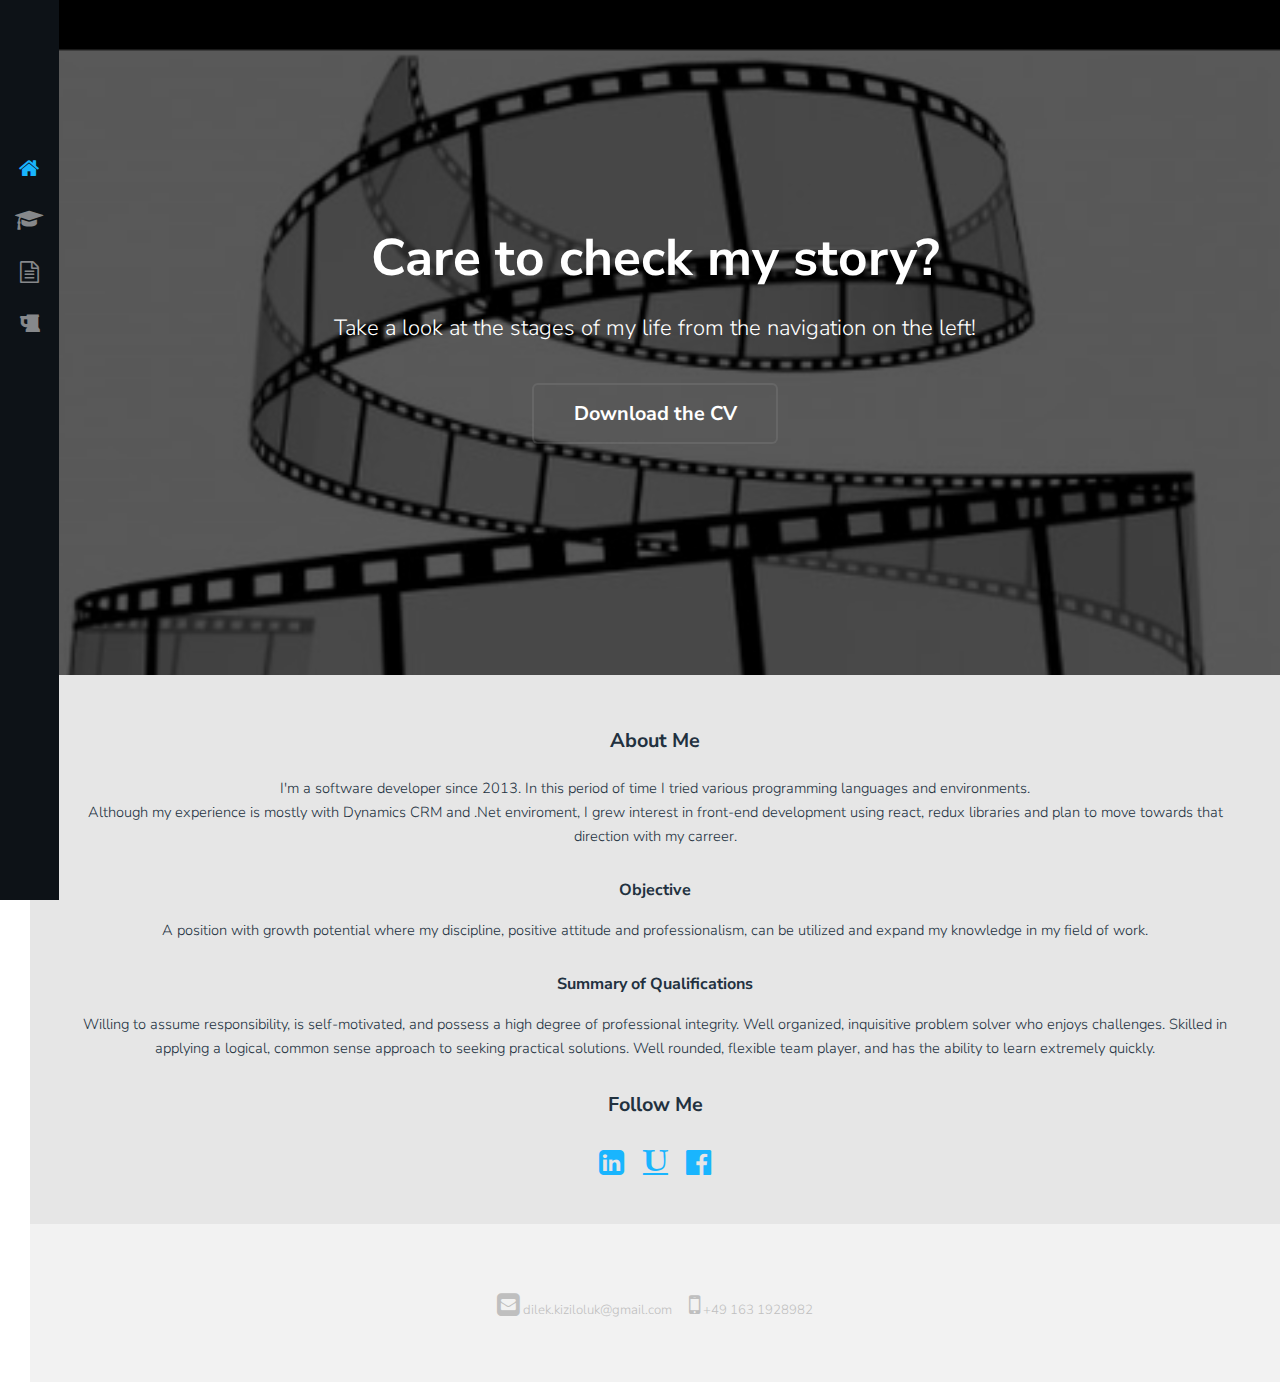
<file: index.html>
<!DOCTYPE HTML>
<html>
<head>
    <title>My Story So Far...</title>
    <meta charset="utf-8" />
    <meta name="viewport" content="width=device-width, initial-scale=1" />
    <link rel="stylesheet" href="assets/css/main.css" />
</head>
<body>
<div class="page-wrap">

    <!-- Nav -->
    <nav id="nav">
        <ul>
            <li><a href="index.html" class="active"><span class="icon fa-home"></span></a></li>
            <li><a href="education.html"><span class="icon fa-graduation-cap"></span></a></li>
            <li><a href="exp.html"><span class="icon fa-file-text-o"></span></a></li>
            <li><a href="hobbies.html"><span class="icon fa-beer"></span></a></li>
        </ul>
    </nav>

    <!-- Main -->
    <section id="main">

        <!-- Banner -->
        <section id="banner">
            <div class="inner">
                <h1>Care to check my story?</h1>
                <p> Take a look at the stages of my life from the navigation on the left!</p>
                <ul class="actions">
                    <li><a href="assets/CV.pdf" class="button alt scrolly big" download>Download the CV</a></li>
                </ul>
            </div>
        </section>
        <!-- Contact -->
        <section id="contact">
            <!-- Social -->
            <div class="social column">
                <h3>About Me</h3>
                <p>
                    I'm a software developer since 2013. In this period of time I tried various programming languages and environments.</br>
                    Although my experience is mostly with Dynamics CRM and .Net enviroment, 
                    I grew interest in front-end development using react, redux libraries and plan to move towards that direction with my carreer.
                </p>
                <h4>Objective</h4>
                <p>A position with growth potential where my discipline, positive attitude and professionalism, can be utilized and expand my knowledge in my field of work.
                <h4>Summary of Qualifications</h4>
                    Willing to assume responsibility, is self-motivated, and possess a high degree of professional integrity. Well organized, inquisitive problem solver who enjoys challenges.
                    Skilled in applying a logical, common sense approach to seeking practical solutions.
                    Well rounded, flexible team player, and has the ability to learn extremely quickly.
                </p>
                <p></p>
                <h3>Follow Me</h3>
                <ul class="icons">
                    <li><a target="_blank" href="https://www.linkedin.com/in/dilek-k%C4%B1z%C4%B1loluk-6559b098" class="icon fa-linkedin-square"><span class="label">Instagram</span></a></li>
                    <li><a target="_blank" href="https://www.upwork.com/fl/dilekkiziloluk" class="icon fa fa-underline"><span class="label">Upwork</span></a></li>
                    <li><a target="_blank" href="https://www.facebook.com/dilek.kiziloluk" class="icon fa-facebook-official"><span class="label">Facebook</span></a></li>
                </ul>
            </div>

        </section>

        <!-- Footer -->
        <footer id="footer">
            <div class="information">
                <ul class="icons">
                    <li><span class="icon fa-envelope-square">&nbsp;dilek.kiziloluk@gmail.com</span></li>
                    <li><span class="icon fa-mobile-phone">&nbsp;+49 163 1928982</span></li>
                </ul>
            </div>
        </footer>
    </section>
</div>

<!-- Scripts -->

<script src="assets/js/jquery.min.js"></script>
<script src="assets/js/jquery.poptrox.min.js"></script>
<script src="assets/js/jquery.scrolly.min.js"></script>
<script src="assets/js/skel.min.js"></script>
<script src="assets/js/util.js"></script>
<script src="assets/js/main.js"></script>
</body>
</html>
</file>
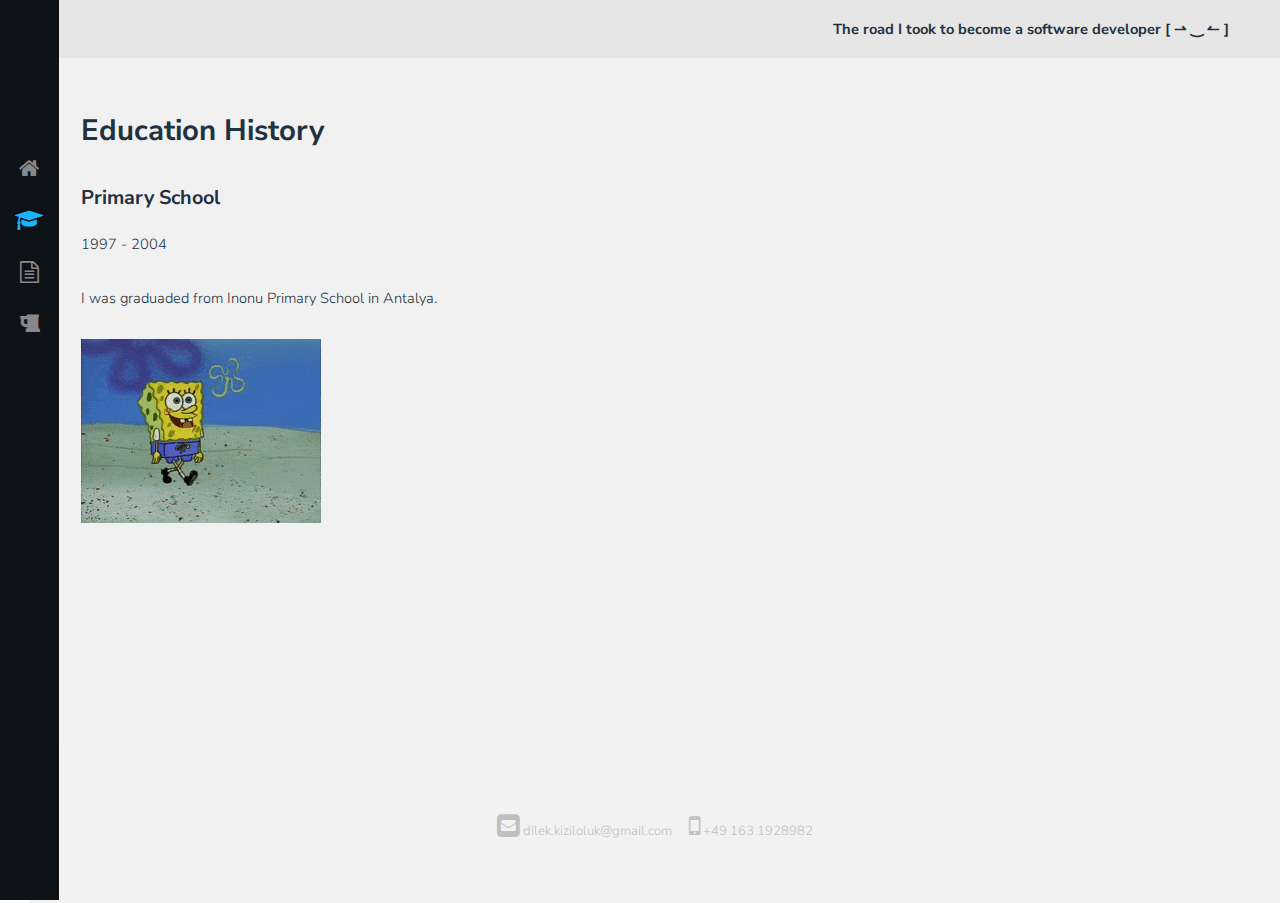
<file: education.html>
<!DOCTYPE HTML>
<html>
	<head>
		<title>Education History</title>
		<meta charset="utf-8" />
		<meta name="viewport" content="width=device-width, initial-scale=1" />
		<link rel="stylesheet" href="assets/css/main.css" />
	</head>
	<body>
		<div class="page-wrap">

			<!-- Nav -->
				<nav id="nav">
					<ul>
						<li><a href="index.html"><span class="icon fa-home"></span></a></li>
						<li><a href="education.html" class="active"><span class="icon fa-graduation-cap"></span></a></li>
						<li><a href="exp.html"><span class="icon fa-file-text-o"></span></a></li>
						<li><a href="hobbies.html"><span class="icon fa-beer"></span></a></li>
					</ul>
				</nav>

			<!-- Main -->
				<section id="main">

					<!-- Header -->
						<header id="header">
							<div>The road I took to become a software developer [ ⇀ ‿ ↼ ] </span></div>
						</header>

					<!-- Gallery -->
						<section id="galleries">

							<!-- Photo Galleries -->
								<div class="gallery">

									<!-- Filters -->
										<header>
											<h1>Education History</h1>
											<!--<ul class="tabs">
												<!--<li><a href="#" data-tag="all" class="button active">All</a></li>-->
												<!--<li><a href="#" data-tag="people" class="button active">Primary School</a></li>
												<li><a href="#" data-tag="place" class="button">High School</a></li>
												<li><a href="#" data-tag="thing" class="button">University</a></li>
											</ul>-->
										</header>

										<div class="content">
											<div style="margin-right: 20px">
												<h3>Primary School</h3>
												<p>1997 - 2004</p>
												<p>I was graduaded from Inonu Primary School in Antalya.</p>
												<img src="images/spongebob.gif"/>
											</div>
											<div style="margin-right: 20px" class="media place">
												<h3>High School</h3>
												<p>2005 - 2008</p>
												<p>I was graduaded from Metin Nuran Çakallıklı Anatolian High School in Antalya. I headed towards computer engineering in my high school years and had to study a lot to achieve my goal.</p>
												<img src="images/highschool.gif"/>

											</div>
											<div class="media thing">
												<h3>University</h3>
												<p>2009 - 2013</p>
												<p>Results of the university entrance exam showed that, I was within the 20.000th tier in placement and was able to study Computer Engineering at the Dokuz Eylül University in Izmir. I was graduated from the collage with the GPA 2.57</p>
												<img src="images/university.gif"/>

											</div>
										</div>

								</div>
						</section>

					<!-- Footer -->
						<footer id="footer">
							<div class="information">
								<ul class="icons">
									<li><span class="icon fa-envelope-square">&nbsp;dilek.kiziloluk@gmail.com</span></li>
									<li><span class="icon fa-mobile-phone">&nbsp;+49 163 1928982</span></li>
								</ul>
							</div>
						</footer>
				</section>
		</div>

		<!-- Scripts -->
			<script src="assets/js/jquery.min.js"></script>
			<script src="assets/js/jquery.poptrox.min.js"></script>
			<script src="assets/js/jquery.scrolly.min.js"></script>
			<script src="assets/js/skel.min.js"></script>
			<script src="assets/js/util.js"></script>
			<script src="assets/js/main.js"></script>

	</body>
</html>
</file>
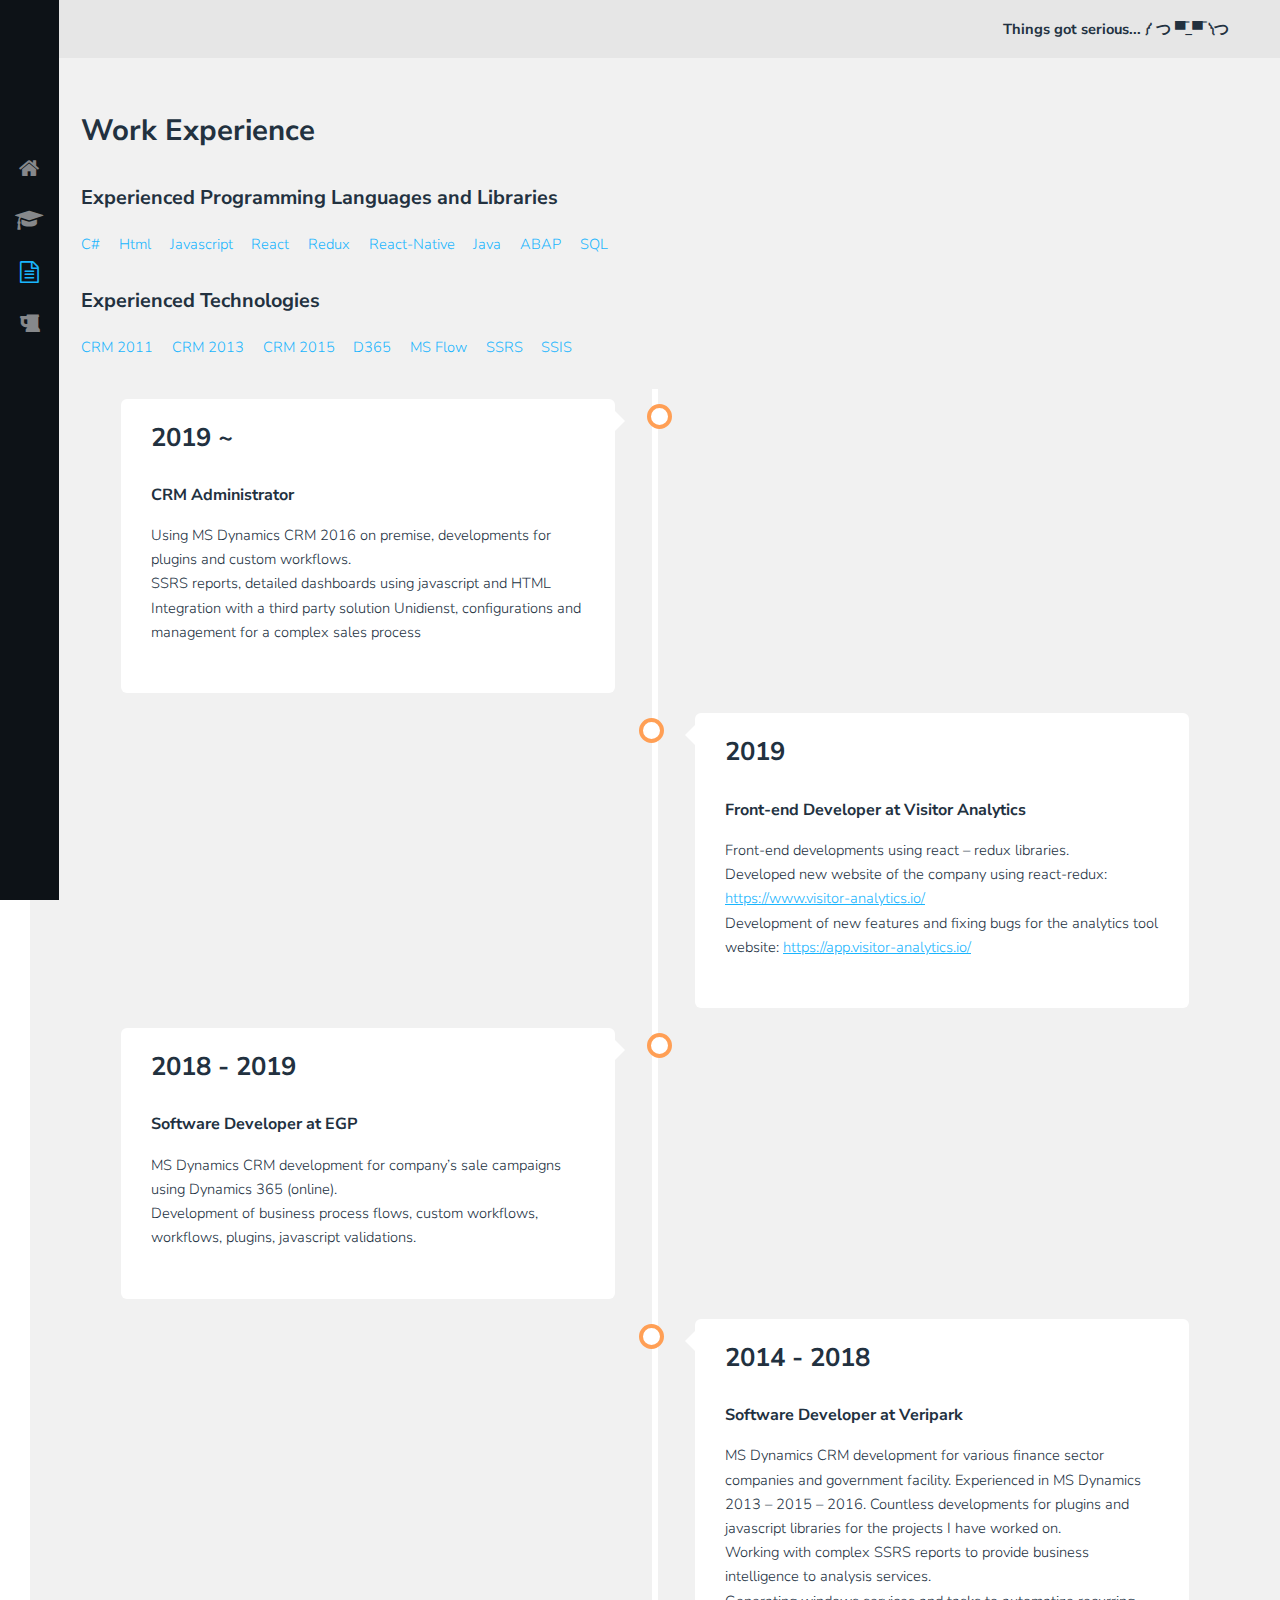
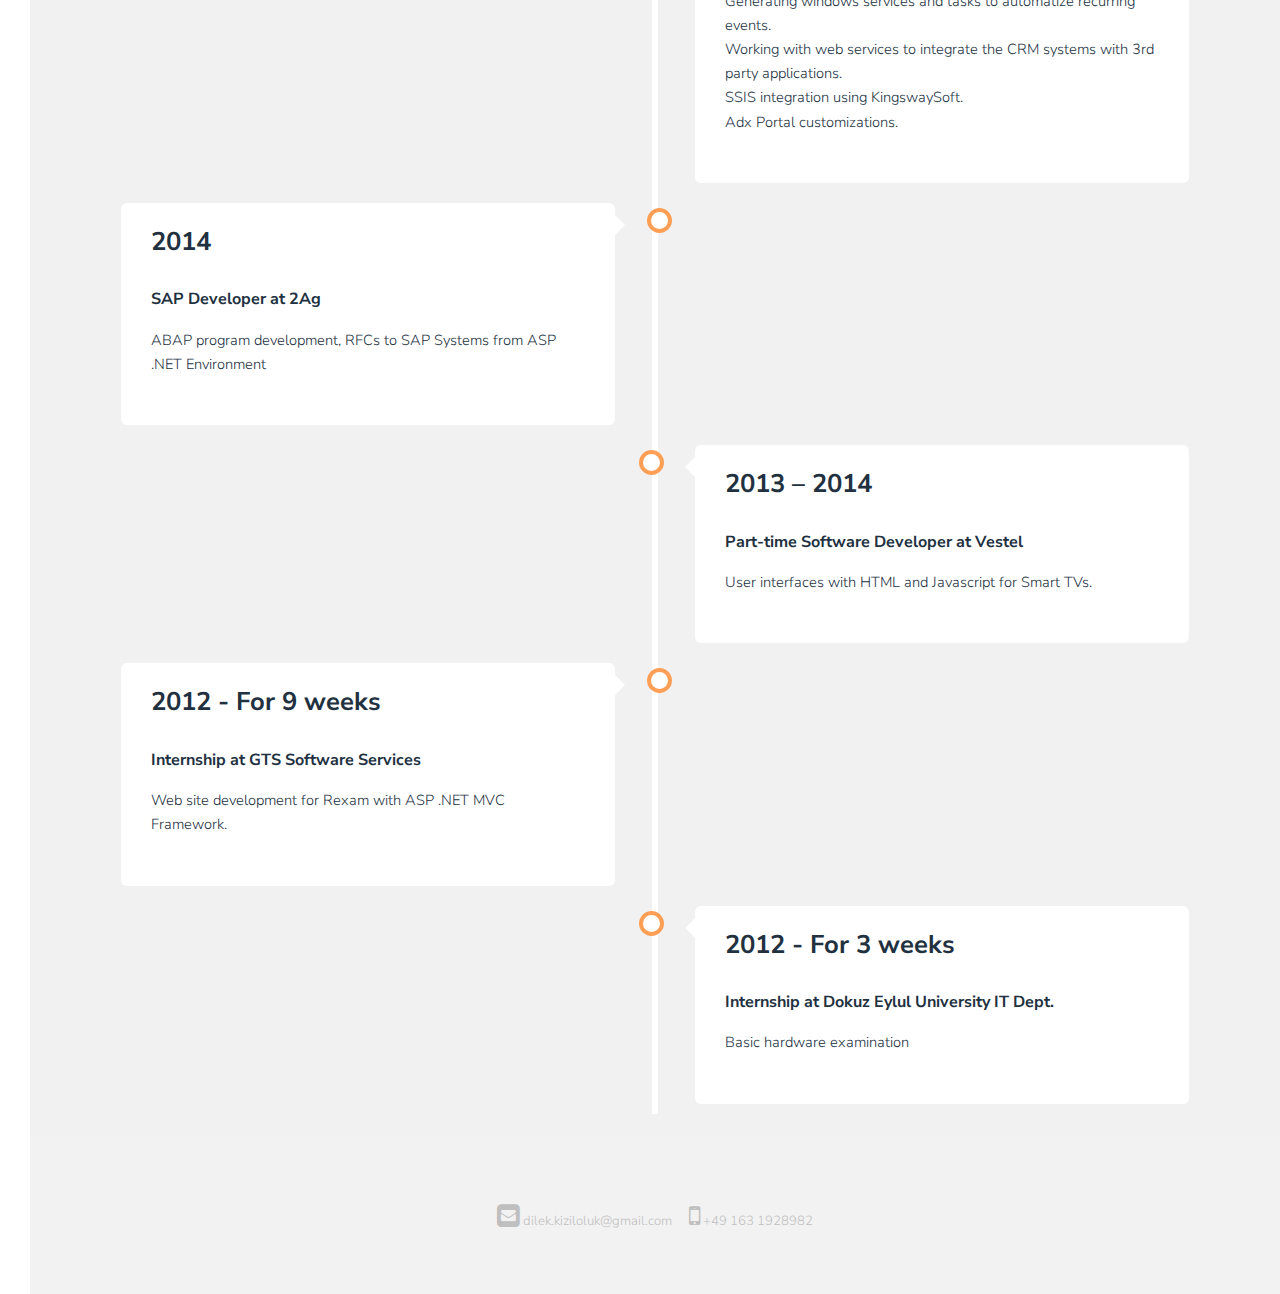
<file: exp.html>
<!DOCTYPE HTML>
<html>
<head>
<script src="assets/js/jquery.min.js"></script>
	<script>
		var mql = window.matchMedia('(max-width: 980px)');
		$( document ).ready(function() {
            //reportWindowSize();
            //window.onresize = reportWindowSize;
            createContainers();
            mql.addListener(determineClass);
            determineClass();
		});
		
		function reportWindowSize() {
            if(window.innerWidth < 980){
                var leftElements = document.getElementsByClassName("left");
                while (leftElements.length > 0) {
                    const element = leftElements[0];
                    element.classList.remove("left");
                    element.classList.add("right");
                }
            }
            else{
                var leftElements = document.getElementsByClassName("left");
                if (leftElements.length == 0) { // means all elements are now right
                var allElements = document.getElementsByClassName("container");
                    for (let index = 0; index < allElements.length; index++) {
                        const element = allElements[index];
                        if (index % 2 == 0) {
                            element.classList.remove("right");
                            element.classList.add("left"); 
                        }
                    }
                }
            }
        }
        
        function determineClass() {
        if (mql.matches) {
            var leftElements = document.getElementsByClassName("left");
                        while (leftElements.length > 0) {
                            const element = leftElements[0];
                            element.classList.remove("left");
                            element.classList.add("right");
                        }
        } else {
            var leftElements = document.getElementsByClassName("left");
                        if (leftElements.length == 0) { // means all elements are now right
                        var allElements = document.getElementsByClassName("container");
                            for (let index = 0; index < allElements.length; index++) {
                                const element = allElements[index];
                                if (index % 2 == 0) {
                                    element.classList.remove("right");
                                    element.classList.add("left"); 
                                }
                            }
                        }
            }
        }

        function GenerateTimeline(containerList) {
            var wrapper = document.getElementById("timelineWrapper");
            var link1 = "https://www.visitor-analytics.io/";
            var link2 = "https://app.visitor-analytics.io/";
            containerList.forEach((element, index) => {
                var container = document.createElement("div");
                container.classList.add("container");
                if (index % 2 == 0) {
                    container.classList.add("left");
                }
                else{
                    container.classList.add("right");
                }
                var contentDate = document.createElement("div");
                contentDate.classList.add("contentDate");

                var year = document.createElement("h2");
                year.innerHTML  = element.year;
                contentDate.appendChild(year);

                var title = document.createElement("h4");
                title.innerHTML  = element.title;
                contentDate.appendChild(title);

                var parag = document.createElement("p");
                element.content.forEach(sentence => {
                    if (sentence.includes("link1")) {
                        sentence = sentence.replace("link1", ""); 
                        var link = document.createElement("a");
                        var linkTxt = document.createTextNode(link1); 
                        link.title = link1;
                        link.href = link1;
                        link.target="_blank";
                        link.appendChild(linkTxt);
                    }
                    else if (sentence.includes("link2")) {
                        sentence = sentence.replace("link2", ""); 
                        var link = document.createElement("a");
                        var linkTxt = document.createTextNode(link2); 
                        link.title = link2;
                        link.href = link2;
                        link.target="_blank";
                        link.appendChild(linkTxt);
                    }

                    var text = document.createTextNode(sentence);
                    parag.appendChild(text);
                    if (link) {
                        parag.appendChild(link);
                    }
                    if (element.content.length > 1) {
                        var br = document.createElement("BR");
                        parag.appendChild(br);
                    }
                });
                contentDate.appendChild(parag);

                container.appendChild(contentDate);
                wrapper.appendChild(container);
            });
        }

        function createContainers() {
            var containerList = [
                {year: "2019 ~", title:"CRM Administrator", content:[
                    "Using MS Dynamics CRM 2016 on premise, developments for plugins and custom workflows.",
                    "SSRS reports, detailed dashboards using javascript and HTML",
                    "Integration with a third party solution Unidienst, configurations and management for a complex sales process",
                ]},
                {year: "2019", title:"Front-end Developer at Visitor Analytics", content:[
                    "Front-end developments using react – redux libraries.",
                    "Developed new website of the company using react-redux: link1",
                    "Development of new features and fixing bugs for the analytics tool website: link2"
                ]},
                {year: "2018 - 2019", title:"Software Developer at EGP", content:[
                    "MS Dynamics CRM development for company’s sale campaigns using Dynamics 365 (online).",
					"Development of business process flows, custom workflows, workflows, plugins, javascript validations."
                ]},
                {year: "2014 - 2018", title:"Software Developer at Veripark", content:["MS Dynamics CRM development for various finance sector companies and government facility. Experienced in MS Dynamics 2013 – 2015 – 2016. Countless developments for plugins and javascript libraries for the projects I have worked on.",
                    "Working with complex SSRS reports to provide business intelligence to analysis services.",
                    "Generating windows services and tasks to automatize recurring events.",
                    "Working with web services to integrate the CRM systems with 3rd party applications.",
                    "SSIS integration using KingswaySoft.",
                    "Adx Portal customizations."
                ]},
                {year: "2014", title:"SAP Developer at 2Ag", content:[
                    "ABAP program development, RFCs to SAP Systems from ASP .NET Environment"
                ]},
                {year: "2013 – 2014", title:"Part-time Software Developer at Vestel", content:[
                    "User interfaces with HTML and Javascript for Smart TVs."
                ]},
                {year: "2012 - For 9 weeks", title:"Internship at GTS Software Services", content:[
                    "Web site development for Rexam with ASP .NET MVC Framework."
                ]},
                {year: "2012 - For 3 weeks", title:"Internship at Dokuz Eylul University IT Dept.", content:["Basic hardware examination"]},
            ];

            GenerateTimeline(containerList);
        }
	</script>
    <title>Work Experience</title>
    <meta charset="utf-8" />
    <meta name="viewport" content="width=device-width, initial-scale=1" />
    <link rel="stylesheet" href="assets/css/main.css" />
</head>
<body>
<div class="page-wrap">

    <!-- Nav -->
    <nav id="nav">
        <ul>
            <li><a href="index.html"><span class="icon fa-home"></span></a></li>
            <li><a href="education.html"><span class="icon fa-graduation-cap"></span></a></li>
            <li><a href="exp.html" class="active"><span class="icon fa-file-text-o"></span></a></li>
            <li><a href="hobbies.html"><span class="icon fa-beer"></span></a></li>
        </ul>
    </nav>

    <!-- Main -->
    <section id="main">

        <!-- Header -->
        <header id="header">
            <div>Things got serious... ༼ つ ▀̿_▀̿ ༽つ</span></div>
        </header>

        <!-- Section -->
        <section>
            <div class="inner">
                <header>
                    <h1>Work Experience</h1>
                </header>

                <h3>Experienced Programming Languages and Libraries</h3>
                <ul class="icons">
                    <li><span style="color:#19B5FE" class="label">C#</span></li>
                    <li><span style="color:#19B5FE" class="label">Html</span></li>
                    <li><span style="color:#19B5FE" class="label">Javascript</span></li>
                    <li><span style="color:#19B5FE" class="label">React</span></li>
                    <li><span style="color:#19B5FE" class="label">Redux</span></li>
                    <li><span style="color:#19B5FE" class="label">React-Native</span></li>
                    <li><span style="color:#19B5FE" class="label">Java</span></li>
                    <li><span style="color:#19B5FE" class="label">ABAP</span></li>
                    <li><span style="color:#19B5FE" class="label">SQL</span></li>
                </ul>
                <h3>Experienced Technologies</h3>
                <ul class="icons">
                    <li><span style="color:#19B5FE" class="label">CRM 2011</span></li>
                    <li><span style="color:#19B5FE" class="label">CRM 2013</span></li>
                    <li><span style="color:#19B5FE" class="label">CRM 2015</span></li>
                    <li><span style="color:#19B5FE" class="label">D365</span></li>
                    <li><span style="color:#19B5FE" class="label">MS Flow</span></li>
                    <li><span style="color:#19B5FE" class="label">SSRS</span></li>
                    <li><span style="color:#19B5FE" class="label">SSIS</span></li>
                </ul>
                <div id="timelineWrapper" class="timeline">
                   
                </div>
            </div>
        </section>
        <!-- Footer -->
        <footer id="footer">
            <div class="information">
                <ul class="icons">
                    <li><span class="icon fa-envelope-square">&nbsp;dilek.kiziloluk@gmail.com</span></li>
                    <li><span class="icon fa-mobile-phone">&nbsp;+49 163 1928982</span></li>
                </ul>
            </div>
        </footer>
    </section>
</div>

<!-- Scripts -->
<script src="assets/js/jquery.poptrox.min.js"></script>
<script src="assets/js/jquery.scrolly.min.js"></script>
<script src="assets/js/skel.min.js"></script>
<script src="assets/js/util.js"></script>
<script src="assets/js/main.js"></script>

</body>
</html>
</file>
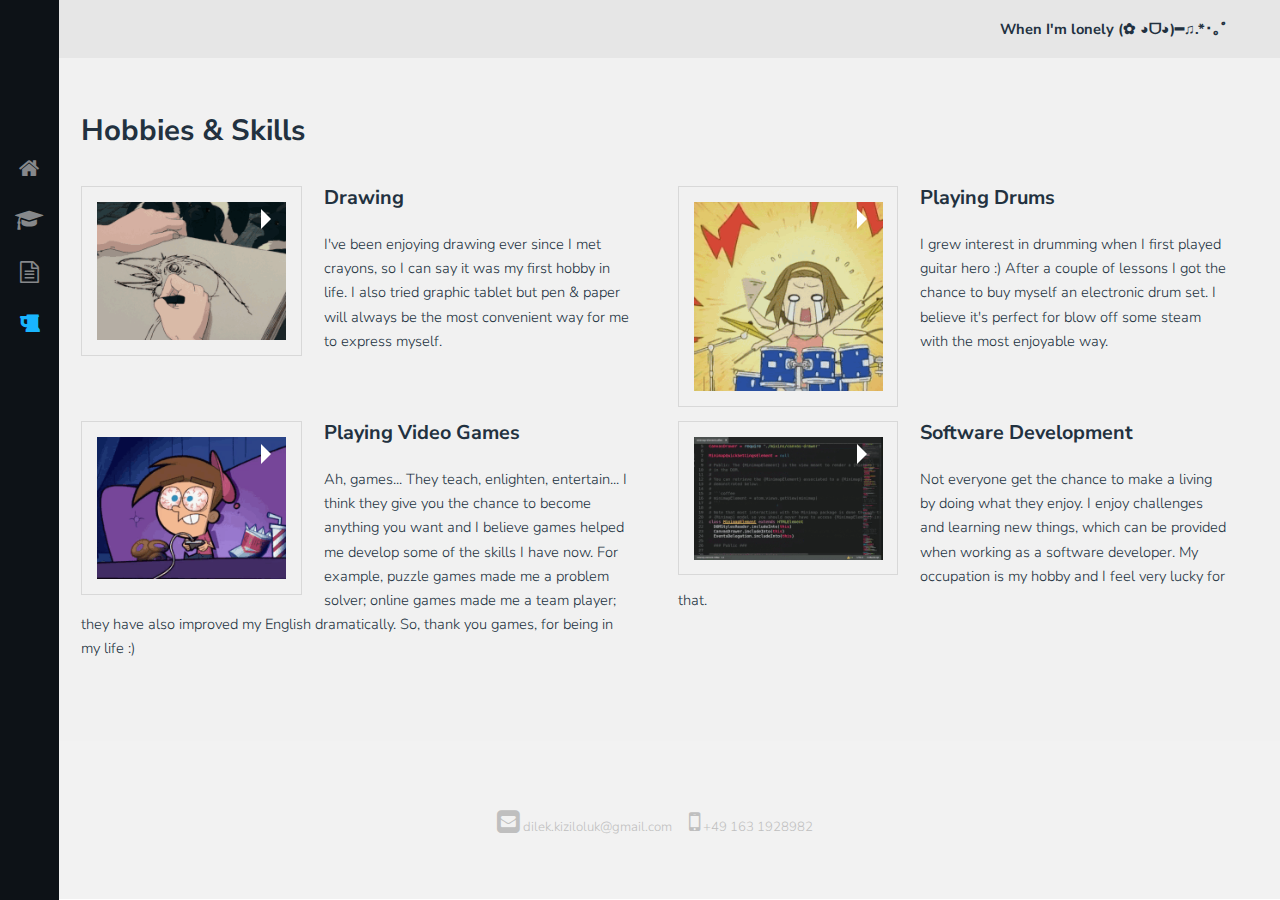
<file: hobbies.html>
<!DOCTYPE HTML>
<html>
<head>
    <title>Hobbies & Stuff</title>
    <meta charset="utf-8" />
    <meta name="viewport" content="width=device-width, initial-scale=1" />
    <link rel="stylesheet" href="assets/css/main.css" />
</head>
<body>
<div class="page-wrap">

    <!-- Nav -->
    <nav id="nav">
        <ul>
            <li><a href="index.html"><span class="icon fa-home"></span></a></li>
            <li><a href="education.html"><span class="icon fa-graduation-cap"></span></a></li>
            <li><a href="exp.html"><span class="icon fa-file-text-o"></span></a></li>
            <li><a href="hobbies.html" class="active"><span class="icon fa-beer"></span></a></li>
        </ul>
    </nav>

    <!-- Main -->
    <section id="main">

        <!-- Header -->
        <header id="header">
            <div> When I'm lonely (✿ ◕ᗜ◕)━♫.*･｡ﾟ</span></div>
        </header>

        <!-- Gallery -->
        <section id="galleries">

            <!-- Photo Galleries -->
            <div class="gallery">

                <!-- Filters -->
                <header>
                    <h1>Hobbies & Skills</h1>
                </header>
                <!-- <div id="wrapper">-->


                <section class="columns double">
                    <div class="column">
                        <span class="image left special"><img src="images/drawing_.gif" alt="" /></span>
                        <h3>Drawing</h3>
                        <p>
                            I've been enjoying drawing ever since I met crayons, so I can say it was my first hobby in life. I also tried graphic tablet but pen & paper will always be the most convenient way for me to express myself.
                        </p>
                    </div>
                    <div class="column">
                        <span class="image left special"><img src="images/drums_.gif" alt="" /></span>
                        <h3>Playing Drums</h3>
                        <p>
                            I grew interest in drumming when I first played guitar hero :) After a couple of lessons I got the chance to buy myself an electronic drum set. I believe it's perfect for blow off some steam with the most enjoyable way.
                        </p>
                    </div>
                    <div class="column">
                        <span class="image left special"><img src="images/gaming.gif" alt="" /></span>
                        <h3>Playing Video Games</h3>
                        <p>
                            Ah, games... They teach, enlighten, entertain... I think they give you the chance to become anything you want and I believe games helped me develop some of the skills I have now. For example, puzzle games made me a problem solver; online games made me a team player; they have also improved my English dramatically. So, thank you games, for being in my life :)
                        </p>
                    </div>
                    <div class="column">
                        <span class="image left special"><img src="images/coding_.gif" alt="" /></span>
                        <h3>Software Development</h3>
                        <p>
                            Not everyone get the chance to make a living by doing what they enjoy. I enjoy challenges and learning new things, which can be provided when working as a software developer. My occupation is my hobby and I feel very lucky for that.
                        </p>
                    </div>
                </section>
                </div>
        </section>

        <!-- Footer -->
        <footer id="footer">
            <div class="information">
                <ul class="icons">
                    <li><span class="icon fa-envelope-square">&nbsp;dilek.kiziloluk@gmail.com</span></li>
                    <li><span class="icon fa-mobile-phone">&nbsp;+49 163 1928982</span></li>
                </ul>
            </div>
        </footer>
    </section>
</div>

<!-- Scripts -->
<script src="assets/js/jquery.min.js"></script>
<script src="assets/js/jquery.poptrox.min.js"></script>
<script src="assets/js/jquery.scrolly.min.js"></script>
<script src="assets/js/skel.min.js"></script>
<script src="assets/js/util.js"></script>
<script src="assets/js/main.js"></script>

</body>
</html>
</file>
<file: assets/css/main.css>
@import url(font-awesome.min.css);
@import url("https://fonts.googleapis.com/css?family=Nunito+Sans:300,400,600");


/* Reset */

	html, body, div, span, applet, object, iframe, h1, h2, h3, h4, h5, h6, p, blockquote, pre, a, abbr, acronym, address, big, cite, code, del, dfn, em, img, ins, kbd, q, s, samp, small, strike, strong, sub, sup, tt, var, b, u, i, center, dl, dt, dd, ol, ul, li, fieldset, form, label, legend, table, caption, tbody, tfoot, thead, tr, th, td, article, aside, canvas, details, embed, figure, figcaption, footer, header, hgroup, menu, nav, output, ruby, section, summary, time, mark, audio, video {
		margin: 0;
		padding: 0;
		border: 0;
		font-size: 100%;
		font: inherit;
		vertical-align: baseline;
	}

	article, aside, details, figcaption, figure, footer, header, hgroup, menu, nav, section {
		display: block;
	}

	body {
		line-height: 1;
	}

	ol, ul {
		list-style: none;
	}

	blockquote, q {
		quotes: none;
	}

	blockquote:before, blockquote:after, q:before, q:after {
		content: '';
		content: none;
	}

	table {
		border-collapse: collapse;
		border-spacing: 0;
	}

	body {
		-webkit-text-size-adjust: none;
	}

/* Box Model */

	*, *:before, *:after {
		-moz-box-sizing: border-box;
		-webkit-box-sizing: border-box;
		box-sizing: border-box;
	}

/* Basic */

	@-ms-viewport {
		width: device-width;
	}

	body {
		-ms-overflow-style: scrollbar;
	}

	@media screen and (max-width: 480px) {

		html, body {
			min-width: 320px;
		}

	}

	body {
		background: #fff;
	}

		body.is-loading *, body.is-loading *:before, body.is-loading *:after {
			-moz-animation: none !important;
			-webkit-animation: none !important;
			-ms-animation: none !important;
			animation: none !important;
			-moz-transition: none !important;
			-webkit-transition: none !important;
			-ms-transition: none !important;
			transition: none !important;
		}

/* Type */

	body {
		background-color: #fff;
		color: #22313F;
	}

	body, input, select, textarea {
		font-family: "Nunito Sans", Arial, Helvetica, sans-serif;
		font-size: 13pt;
		font-weight: 300;
		line-height: 1.65;
	}

		@media screen and (max-width: 1680px) {

			body, input, select, textarea {
				font-size: 11pt;
			}

		}

		@media screen and (max-width: 1280px) {

			body, input, select, textarea {
				font-size: 11pt;
			}

		}

		@media screen and (max-width: 980px) {

			body, input, select, textarea {
				font-size: 11pt;
			}

		}

		@media screen and (max-width: 736px) {

			body, input, select, textarea {
				font-size: 12pt;
			}

		}

		@media screen and (max-width: 480px) {

			body, input, select, textarea {
				font-size: 12pt;
			}

		}

	a {
		text-decoration: underline;
		color: #19B5FE;
	}

		a:hover {
			text-decoration: none;
			color: #019be3;
		}

	strong, b {
		font-weight: 700;
	}

	em, i {
		font-style: italic;
	}

	p {
		margin: 0 0 2em 0;
	}

	h1, h2, h3, h4, h5, h6 {
		font-weight: 700;
		line-height: 1.5;
		margin: 0 0 1em 0;
	}

		h1 a, h2 a, h3 a, h4 a, h5 a, h6 a {
			color: inherit;
			text-decoration: none;
		}

	h1 {
		font-size: 2em;
	}

		@media screen and (max-width: 480px) {

			h1 {
				font-size: 1.5em;
			}

		}

	h2 {
		font-size: 1.75em;
	}

		@media screen and (max-width: 480px) {

			h2 {
				font-size: 1.4em;
			}

		}

	h3 {
		font-size: 1.35em;
	}

	h4 {
		font-size: 1.1em;
	}

	h5 {
		font-size: 0.9em;
	}

	h6 {
		font-size: 0.7em;
	}

	sub {
		font-size: 0.8em;
		position: relative;
		top: 0.5em;
	}

	sup {
		font-size: 0.8em;
		position: relative;
		top: -0.5em;
	}

	blockquote {
		border-left: solid 4px;
		font-style: italic;
		margin: 0 0 2em 0;
		padding: 0.5em 0 0.5em 2em;
	}

	code {
		border-radius: 4px;
		border: solid 1px;
		font-family: "Courier New", monospace;
		font-size: 0.9em;
		margin: 0 0.25em;
		padding: 0.25em 0.65em;
	}

	pre {
		-webkit-overflow-scrolling: touch;
		font-family: "Courier New", monospace;
		font-size: 0.9em;
		margin: 0 0 2em 0;
	}

		pre code {
			display: block;
			line-height: 1.75;
			padding: 1em 1.5em;
			overflow-x: auto;
		}

	hr {
		border: 0;
		border-bottom: solid 1px;
		margin: 2em 0;
	}

		hr.major {
			margin: 3em 0;
		}

	.align-left {
		text-align: left;
	}

	.align-center {
		text-align: center;
	}

	.align-right {
		text-align: right;
	}

/* Box */

	.box {
		border-radius: 4px;
		border: solid 1px rgba(144, 144, 144, 0.25);
		margin-bottom: 2em;
		padding: 1.5em;
	}

		.box > :last-child,
		.box > :last-child > :last-child,
		.box > :last-child > :last-child > :last-child {
			margin-bottom: 0;
		}

		.box.alt {
			border: 0;
			border-radius: 0;
			padding: 0;
		}

/* Button */

	input[type="submit"],
	input[type="reset"],
	input[type="button"],
	button,
	.button {
		-moz-appearance: none;
		-webkit-appearance: none;
		-ms-appearance: none;
		appearance: none;
		-moz-transition: background-color 0.2s ease-in-out, color 0.2s ease-in-out;
		-webkit-transition: background-color 0.2s ease-in-out, color 0.2s ease-in-out;
		-ms-transition: background-color 0.2s ease-in-out, color 0.2s ease-in-out;
		transition: background-color 0.2s ease-in-out, color 0.2s ease-in-out;
		background: #19B5FE;
		color: #FFF;
		border-radius: 4px;
		border: 0;
		cursor: pointer;
		display: inline-block;
		font-weight: 700;
		height: 2.85em;
		line-height: 2.95em;
		padding: 0 1.5em;
		text-align: center;
		text-decoration: none;
		white-space: nowrap;
	}

		input[type="submit"].active,
		input[type="reset"].active,
		input[type="button"].active,
		button.active,
		.button.active {
			color: #FFF;
			background: #22313F;
		}

			input[type="submit"].active:hover,
			input[type="reset"].active:hover,
			input[type="button"].active:hover,
			button.active:hover,
			.button.active:hover {
				color: #FFF;
				background: #22313F;
			}

		input[type="submit"]:hover,
		input[type="reset"]:hover,
		input[type="button"]:hover,
		button:hover,
		.button:hover {
			color: #FFF;
			background: #019be3;
		}

		input[type="submit"].alt,
		input[type="reset"].alt,
		input[type="button"].alt,
		button.alt,
		.button.alt {
			background: none;
			box-shadow: 0 0 0 2px rgba(144, 144, 144, 0.25);
		}

			input[type="submit"].alt:hover,
			input[type="reset"].alt:hover,
			input[type="button"].alt:hover,
			button.alt:hover,
			.button.alt:hover {
				background: rgba(144, 144, 144, 0.616);
				box-shadow: 0 0 0 2px rgba(144, 144, 144, 0.25);
			}

		input[type="submit"].icon,
		input[type="reset"].icon,
		input[type="button"].icon,
		button.icon,
		.button.icon {
			padding-left: 1.35em;
		}

			input[type="submit"].icon:before,
			input[type="reset"].icon:before,
			input[type="button"].icon:before,
			button.icon:before,
			.button.icon:before {
				margin-right: 0.5em;
			}

		input[type="submit"].fit,
		input[type="reset"].fit,
		input[type="button"].fit,
		button.fit,
		.button.fit {
			display: block;
			margin: 0 0 1em 0;
			width: 100%;
		}

		input[type="submit"].small,
		input[type="reset"].small,
		input[type="button"].small,
		button.small,
		.button.small {
			font-size: 0.8em;
		}

		input[type="submit"].big,
		input[type="reset"].big,
		input[type="button"].big,
		button.big,
		.button.big {
			font-size: 1.35em;
			padding: 0 2em;
		}

		input[type="submit"].disabled, input[type="submit"]:disabled,
		input[type="reset"].disabled,
		input[type="reset"]:disabled,
		input[type="button"].disabled,
		input[type="button"]:disabled,
		button.disabled,
		button:disabled,
		.button.disabled,
		.button:disabled {
			-moz-pointer-events: none;
			-webkit-pointer-events: none;
			-ms-pointer-events: none;
			pointer-events: none;
			opacity: 0.25;
		}

		@media screen and (max-width: 480px) {

			input[type="submit"],
			input[type="reset"],
			input[type="button"],
			button,
			.button {
				padding: 0;
			}

		}

/* Contact */

	#contact {
		display: -ms-flexbox;
		-ms-flex-pack: justify;
		display: -moz-flex;
		display: -webkit-flex;
		display: -ms-flex;
		display: flex;
		-moz-flex-wrap: wrap;
		-webkit-flex-wrap: wrap;
		-ms-flex-wrap: wrap;
		flex-wrap: wrap;
		-moz-justify-content: space-between;
		-webkit-justify-content: space-between;
		-ms-justify-content: space-between;
		justify-content: space-between;
		background: #ececec;
	}

		#contact form {
			margin: 0;
		}

		#contact .icons {
			margin-bottom: 1em;
		}

		#contact .column {
			padding: 3.5em 0 1.5em 0;
			padding-left: 3.5em;
			padding-right: 3.5em;
			width: 100%;
            text-align: center;
		}

			#contact .column.social {
				background: #e6e6e6;
			}

			@media screen and (max-width: 980px) {

				#contact .column {
					padding: 2em 0 0.1em 0;
					padding-left: 2em;
					padding-right: 2em;
				}

			}

			@media screen and (max-width: 736px) {

				#contact .column {
					width: 100%;
				}

			}

			@media screen and (max-width: 480px) {

				#contact .column {
					padding: 1em 0 0.1em 0;
					padding-left: 1em;
					padding-right: 1em;
				}

			}

/* Form */

	form {
		margin: 0 0 2em 0;
	}

		form .field {
			margin-bottom: 1.5em;
		}

			form .field.half {
				display: inline-block;
				width: 48%;
			}

				form .field.half.first {
					margin-right: 2.5%;
				}

		@media screen and (max-width: 980px) {

			form .field.half {
				display: block;
				width: 100%;
			}

				form .field.half.first {
					margin-right: 0;
				}

		}

	label {
		display: block;
		font-size: 0.9em;
		font-weight: 700;
		margin: 0 0 1em 0;
	}

	input[type="text"],
	input[type="password"],
	input[type="email"],
	select,
	textarea {
		-moz-appearance: none;
		-webkit-appearance: none;
		-ms-appearance: none;
		appearance: none;
		border-radius: 4px;
		border: solid 1px rgba(25, 181, 254, 0.25);
		color: inherit;
		display: block;
		outline: 0;
		padding: 0 1em;
		text-decoration: none;
		width: 100%;
	}

		input[type="text"]:invalid,
		input[type="password"]:invalid,
		input[type="email"]:invalid,
		select:invalid,
		textarea:invalid {
			box-shadow: none;
		}

		input[type="text"]:active, input[type="text"]:focus,
		input[type="password"]:active,
		input[type="password"]:focus,
		input[type="email"]:active,
		input[type="email"]:focus,
		select:active,
		select:focus,
		textarea:active,
		textarea:focus {
			border: solid 1px #19B5FE;
		}

	.select-wrapper {
		text-decoration: none;
		display: block;
		position: relative;
	}

		.select-wrapper:before {
			-moz-osx-font-smoothing: grayscale;
			-webkit-font-smoothing: antialiased;
			font-family: FontAwesome;
			font-style: normal;
			font-weight: normal;
			text-transform: none !important;
		}

		.select-wrapper:before {
			content: '\f078';
			display: block;
			height: 2.75em;
			line-height: 2.75em;
			pointer-events: none;
			position: absolute;
			right: 0;
			text-align: center;
			top: 0;
			width: 2.75em;
		}

		.select-wrapper select::-ms-expand {
			display: none;
		}

	input[type="text"],
	input[type="password"],
	input[type="email"],
	select {
		height: 2.75em;
	}

	textarea {
		padding: 0.75em 1em;
	}

	input[type="checkbox"],
	input[type="radio"] {
		-moz-appearance: none;
		-webkit-appearance: none;
		-ms-appearance: none;
		appearance: none;
		display: block;
		float: left;
		margin-right: -2em;
		opacity: 0;
		width: 1em;
		z-index: -1;
	}

		input[type="checkbox"] + label,
		input[type="radio"] + label {
			text-decoration: none;
			cursor: pointer;
			display: inline-block;
			font-size: 1em;
			font-weight: 300;
			padding-left: 2.4em;
			padding-right: 0.75em;
			position: relative;
		}

			input[type="checkbox"] + label:before,
			input[type="radio"] + label:before {
				-moz-osx-font-smoothing: grayscale;
				-webkit-font-smoothing: antialiased;
				font-family: FontAwesome;
				font-style: normal;
				font-weight: normal;
				text-transform: none !important;
			}

			input[type="checkbox"] + label:before,
			input[type="radio"] + label:before {
				border-radius: 4px;
				border: solid 1px;
				content: '';
				display: inline-block;
				height: 1.65em;
				left: 0;
				line-height: 1.58125em;
				position: absolute;
				text-align: center;
				top: 0;
				width: 1.65em;
			}

		input[type="checkbox"]:checked + label:before,
		input[type="radio"]:checked + label:before {
			content: '\f00c';
		}

	input[type="checkbox"] + label:before {
		border-radius: 4px;
	}

	input[type="radio"] + label:before {
		border-radius: 100%;
	}

	::-webkit-input-placeholder {
		opacity: 1.0;
		color: rgba(34, 49, 63, 0.25);
	}

	:-moz-placeholder {
		opacity: 1.0;
		color: rgba(34, 49, 63, 0.25);
	}

	::-moz-placeholder {
		opacity: 1.0;
		color: rgba(34, 49, 63, 0.25);
	}

	:-ms-input-placeholder {
		opacity: 1.0;
		color: rgba(34, 49, 63, 0.25);
	}

	.formerize-placeholder {
		opacity: 1.0;
		color: rgba(34, 49, 63, 0.25);
	}

/* Gallery */

	@-moz-keyframes gallery {
		100% {
			opacity: 1;		}
	}

	@-webkit-keyframes gallery {
		100% {
			opacity: 1;		}
	}

	@-ms-keyframes gallery {
		100% {
			opacity: 1;		}
	}

	@keyframes gallery {
		100% {
			opacity: 1;		}
	}

	.gallery {
		padding: 3.5em;
		position: relative;
		overflow: hidden;
		min-height: 37em;
	}

		@media screen and (max-width: 980px) {

			.gallery {
				padding: 2em;
				min-height: 20em;
			}

				.gallery header h2 {
					margin-bottom: 1em;
				}

		}

		@media screen and (max-width: 480px) {

			.gallery {
				padding: 1em;
			}

		}

		.gallery header {
			display: -ms-flexbox;
			-ms-flex-pack: justify;
			display: -moz-flex;
			display: -webkit-flex;
			display: -ms-flex;
			display: flex;
			-moz-flex-wrap: wrap;
			-webkit-flex-wrap: wrap;
			-ms-flex-wrap: wrap;
			flex-wrap: wrap;
			-moz-justify-content: space-between;
			-webkit-justify-content: space-between;
			-ms-justify-content: space-between;
			justify-content: space-between;
		}

			.gallery header.special {
				-moz-justify-content: center;
				-webkit-justify-content: center;
				-ms-justify-content: center;
				justify-content: center;
			}

			@media screen and (max-width: 736px) {

				.gallery header {
					display: block;
				}

			}

			@media screen and (max-width: 480px) {

				.gallery header h2 {
					margin-bottom: .5em;
				}

			}

		.gallery footer {
			text-align: center;
			margin-top: 4em;
		}

		.gallery .content {
			display: -ms-flexbox;
			display: -moz-flex;
			display: -webkit-flex;
			display: -ms-flex;
			display: flex;
			-moz-flex-wrap: wrap;
			-webkit-flex-wrap: wrap;
			-ms-flex-wrap: wrap;
			flex-wrap: wrap;
			-moz-justify-content: -moz-flex-start;
			-ms-justify-content: -ms-flex-start;
			justify-content: flex-start;
        }

.gallery .content .hobbies {
   float:none;
}

			.gallery .content .media {
				-moz-animation: gallery 0.75s ease-out 0.4s forwards;
				-webkit-animation: gallery 0.75s ease-out 0.4s forwards;
				-ms-animation: gallery 0.75s ease-out 0.4s forwards;
				animation: gallery 0.75s ease-out 0.4s forwards;
				margin-bottom: 0;
				overflow: hidden;
				opacity: 0;
				position: relative;
				width: 30%;
			}

				.gallery .content .media a {
					display: block;
				}

				.gallery .content .media img {
					-moz-transition: -moz-transform 0.2s ease-in-out;
					-webkit-transition: -webkit-transform 0.2s ease-in-out;
					-ms-transition: -ms-transform 0.2s ease-in-out;
					transition: transform 0.2s ease-in-out;
					max-width: 100%;
					height: auto;
					vertical-align: middle;
				}

				.gallery .content .media:hover img {
					-moz-transform: scale(1.075);
					-webkit-transform: scale(1.075);
					-ms-transform: scale(1.075);
					transform: scale(1.075);
				}

				@media screen and (max-width: 736px) {

					.gallery .content .media {
						width: 50%;
					}

				}

				@media screen and (max-width: 480px) {

					.gallery .content .media {
						width: 100%;
					}

				}

/* Icon */

	.icon {
		text-decoration: none;
		border-bottom: none;
		position: relative;
	}

		.icon:before {
			-moz-osx-font-smoothing: grayscale;
			-webkit-font-smoothing: antialiased;
			font-family: FontAwesome;
			font-style: normal;
			font-weight: normal;
			text-transform: none !important;
		}

		.icon > .label {
			display: none;
		}

/* Image */

	.image {
		border: 0;
		display: inline-block;
		position: relative;
	}

		.image img {
			display: block;
		}

		.image.left, .image.right {
			max-width: 40%;
		}

			.image.left img, .image.right img {
				width: 100%;
			}

			@media screen and (max-width: 480px) {

				.image.left, .image.right {
					max-width: 100%;
					width: 100%;
				}

			}

		.image.left {
			float: left;
			margin: 0 1.5em 1em 0;
			top: 0.25em;
		}

			@media screen and (max-width: 480px) {

				.image.left {
					float: none;
					margin: 0 0 1em 0;
				}

			}

		.image.right {
			float: right;
			margin: 0 0 1em 1.5em;
			top: 0.25em;
		}

			@media screen and (max-width: 480px) {

				.image.right {
					float: none;
					margin: 0 0 1em 0;
				}

			}

		.image.fit {
			display: block;
			margin: 0 0 2em 0;
			width: 100%;
		}

			.image.fit img {
				width: 100%;
			}

		.image.special {
			border: solid 1px rgba(144, 144, 144, 0.25);
			padding: 1em;
		}

		.image.main {
			display: block;
			margin: 0 0 3em 0;
			width: 100%;
		}

			.image.main img {
				width: 100%;
			}

/* List */

	ol {
		list-style: decimal;
		margin: 0 0 2em 0;
		padding-left: 1.25em;
	}

		ol li {
			padding-left: 0.25em;
		}

	ul {
		list-style: disc;
		margin: 0 0 2em 0;
		padding-left: 1em;
	}

		ul li {
			padding-left: 0.5em;
		}

		ul.alt {
			list-style: none;
			padding-left: 0;
		}

			ul.alt li {
				border-top: solid 1px;
				padding: 0.5em 0;
			}

				ul.alt li:first-child {
					border-top: 0;
					padding-top: 0;
				}

		ul.tabs {
			list-style: none;
			padding-left: 0;
		}

			ul.tabs li {
				display: inline-block;
			}

				ul.tabs li:first-child {
					padding: 0;
				}

				@media screen and (max-width: 736px) {

					ul.tabs li {
						display: block;
						margin: 0 0 .25em 0;
						padding: 0;
					}

						ul.tabs li .button {
							width: 100%;
						}

				}

			@media screen and (max-width: 480px) {

				ul.tabs {
					margin-bottom: 1em;
				}

			}

		ul.icons {
			cursor: default;
			list-style: none;
			padding-left: 0;
		}

			ul.icons li {
				display: inline-block;
				padding: 0 1em 0 0;
			}

				ul.icons li:last-child {
					padding-right: 0;
				}

				ul.icons li .icon:before {
					font-size: 2em;
				}

		ul.actions {
			cursor: default;
			list-style: none;
			padding-left: 0;
		}

			ul.actions li {
				display: inline-block;
				padding: 0 1em 0 0;
				vertical-align: middle;
			}

				ul.actions li:last-child {
					padding-right: 0;
				}

			ul.actions.small li {
				padding: 0 0.5em 0 0;
			}

			ul.actions.vertical li {
				display: block;
				padding: 1em 0 0 0;
			}

				ul.actions.vertical li:first-child {
					padding-top: 0;
				}

				ul.actions.vertical li > * {
					margin-bottom: 0;
				}

			ul.actions.vertical.small li {
				padding: 0.5em 0 0 0;
			}

				ul.actions.vertical.small li:first-child {
					padding-top: 0;
				}

			ul.actions.fit {
				display: table;
				margin-left: -1em;
				padding: 0;
				table-layout: fixed;
				width: calc(100% + 1em);
			}

				ul.actions.fit li {
					display: table-cell;
					padding: 0 0 0 1em;
				}

					ul.actions.fit li > * {
						margin-bottom: 0;
					}

				ul.actions.fit.small {
					margin-left: -0.5em;
					width: calc(100% + 0.5em);
				}

					ul.actions.fit.small li {
						padding: 0 0 0 0.5em;
					}

			@media screen and (max-width: 480px) {

				ul.actions {
					margin: 0 0 2em 0;
				}

					ul.actions li {
						padding: 1em 0 0 0;
						display: block;
						text-align: center;
						width: 100%;
					}

						ul.actions li:first-child {
							padding-top: 0;
						}

						ul.actions li > * {
							width: 100%;
							margin: 0 !important;
						}

							ul.actions li > *.icon:before {
								margin-left: -2em;
							}

					ul.actions.small li {
						padding: 0.5em 0 0 0;
					}

						ul.actions.small li:first-child {
							padding-top: 0;
						}

			}

	dl {
		margin: 0 0 2em 0;
	}

		dl dt {
			display: block;
			font-weight: 700;
			margin: 0 0 1em 0;
		}

		dl dd {
			margin-left: 2em;
		}

/* Section/Article */

	section.special, article.special {
		text-align: center;
	}

	section .inner, article .inner {
		padding: 3.5em 0 1.5em 0;
		padding-left: 3.5em;
		padding-right: 3.5em;
	}

		@media screen and (max-width: 980px) {

			section .inner, article .inner {
				padding: 2em 0 0.1em 0;
				padding-right: 2em;
				padding-left: 2em;
			}

		}

		@media screen and (max-width: 480px) {

			section .inner, article .inner {
				padding: 1em 0 0.1em 0;
				padding-right: 1em;
				padding-left: 1em;
			}

		}

	section .columns, article .columns {
		display: -ms-flexbox;
		display: -moz-flex;
		display: -webkit-flex;
		display: -ms-flex;
		display: flex;
		-moz-flex-wrap: wrap;
		-webkit-flex-wrap: wrap;
		-ms-flex-wrap: wrap;
		flex-wrap: wrap;
		-moz-justify-content: space-between;
		-webkit-justify-content: space-between;
		-ms-justify-content: space-between;
		justify-content: space-between;
	}

		section .columns.double .column, article .columns.double .column {
			width: 48%;
		}

			@media screen and (max-width: 980px) {

				section .columns.double .column, article .columns.double .column {
					width: 100%;
				}

			}

	header p {
		position: relative;
		margin: 0 0 1.5em 0;
	}

	header h2 + p {
		font-size: 1.25em;
		margin-top: -1em;
	}

	header h3 + p {
		font-size: 1.1em;
		margin-top: -0.8em;
	}

	header h4 + p,
	header h5 + p,
	header h6 + p {
		font-size: 0.9em;
		margin-top: -0.6em;
	}

/* Table */

	.table-wrapper {
		-webkit-overflow-scrolling: touch;
		overflow-x: auto;
	}

	table {
		margin: 0 0 2em 0;
		width: 100%;
	}

		table tbody tr {
			border: solid 1px;
			border-left: 0;
			border-right: 0;
		}

		table td {
			padding: 0.75em 0.75em;
		}

		table th {
			font-size: 0.9em;
			font-weight: 700;
			padding: 0 0.75em 0.75em 0.75em;
			text-align: left;
		}

		table thead {
			border-bottom: solid 2px;
		}

		table tfoot {
			border-top: solid 2px;
		}

		table.alt {
			border-collapse: separate;
		}

			table.alt tbody tr td {
				border: solid 1px;
				border-left-width: 0;
				border-top-width: 0;
			}

				table.alt tbody tr td:first-child {
					border-left-width: 1px;
				}

			table.alt tbody tr:first-child td {
				border-top-width: 1px;
			}

			table.alt thead {
				border-bottom: 0;
			}

			table.alt tfoot {
				border-top: 0;
			}

/* Wrapper */

	.page-wrap {
		display: -ms-flexbox;
		display: -moz-flex;
		display: -webkit-flex;
		display: -ms-flex;
		display: flex;
		-moz-flex-wrap: nowrap;
		-webkit-flex-wrap: nowrap;
		-ms-flex-wrap: nowrap;
		flex-wrap: nowrap;
		-moz-justify-content: -moz-flex-start;
		-webkit-justify-content: -webkit-flex-start;
		-ms-justify-content: -ms-flex-start;
		justify-content: flex-start;
	}

	.wrapper {
		position: relative;
	}

		.wrapper > .inner {
			margin: 0 auto;
			width: 60em;
		}

		@media screen and (max-width: 1280px) {

			.wrapper > .inner {
				width: 65em;
			}

		}

		@media screen and (max-width: 980px) {

			.wrapper > .inner {
				width: 100%;
			}

		}
/* Header */
#wrapper{
    float: left;
    width: 200px;
}
#gaming{
    width: 220px;
    height: auto;
}
.timeline {
    position: relative;
    max-width: 1200px;
    margin: 0 auto;
}

/* The actual timeline (the vertical ruler) */
.timeline::after {
    content: '';
    position: absolute;
    width: 6px;
    background-color: white;
    top: 0;
    bottom: 0;
    left: 50%;
    margin-left: -3px;
}

/* Container around content */
.container {
    padding: 10px 40px;
    position: relative;
    background-color: inherit;
    width: 50%;
}


/* The circles on the timeline */
.container::after {
    content: '';
    position: absolute;
    width: 25px;
    height: 25px;
    right: -17px;
    background-color: white;
    border: 4px solid #FF9F55;
    top: 15px;
    border-radius: 50%;
    z-index: 1;
}

/* Place the container to the left */
.left {
    left: 0;
}

/* Place the container to the right */
.right {
    left: 50%;
}

/* Add arrows to the left container (pointing right) */
.left::before {
    content: " ";
    height: 0;
    position: absolute;
    top: 22px;
    width: 0;
    z-index: 1;
    right: 30px;
    border: medium solid white;
    border-width: 10px 0 10px 10px;
    border-color: transparent transparent transparent white;
}

/* Add arrows to the right container (pointing left) */
.right::before {
    content: " ";
    height: 0;
    position: absolute;
    top: 22px;
    width: 0;
    z-index: 1;
    left: 30px;
    border: medium solid white;
    border-width: 10px 10px 10px 0;
    border-color: transparent white transparent transparent;
}
/* Fix the circle for containers on the right side */
.right::after {
    left: -16px;
}

/* The actual content */
.contentDate {
    padding: 20px 30px;
    background-color: white;
    position: relative;
    border-radius: 6px;
}
/* Full-width containers */

/* Header */

	#header {
		font-weight: 700;
	}

/* Menu */

	#nav {
		background: #0d1217;
		z-index: 10002;
		top:0;
		left:0;
		bottom:0;
		position: fixed;
		width: 4em;
		display: flex;
		justify-content: center;
	}

		#nav ul {
			list-style: none;
			margin: 0;
			margin-top: 150px;
			padding: 0;
			top: 10em;
			left: 0;
		}

			#nav ul li {
				padding: 0;
				width: 3.75em;
				text-align: Center;
				margin-bottom: 1em;
			}

				#nav ul li a {
					color: rgba(255, 255, 255, 0.5);
					text-decoration: none;
					font-size: 1.5em;
				}

					#nav ul li a:hover {
						color: white;
					}

					#nav ul li a.active {
						color: #19B5FE;
					}

				@media screen and (max-width: 736px) {

					#nav ul li {
						width: 3.4em;
					}

				}

/* Banner */

	body.is-loading #banner > .inner {
		opacity: 0;
		-moz-transform: translateY(1em);
		-webkit-transform: translateY(1em);
		-ms-transform: translateY(1em);
		transform: translateY(1em);
	}

	#banner {
		display: -ms-flexbox;
		-ms-flex-pack: center;
		-ms-flex-align: center;
		padding: 8em 0 6em 0;
		-moz-align-items: center;
		-webkit-align-items: center;
		-ms-align-items: center;
		align-items: center;
		display: -moz-flex;
		display: -webkit-flex;
		display: -ms-flex;
		display: flex;
		-moz-justify-content: center;
		-webkit-justify-content: center;
		-ms-justify-content: center;
		justify-content: center;
		min-height: 75vh;
		height: 75vh;
		position: relative;
		background: #000;
		background-image: url(../../images/film.jpg);
		background-size: cover;
		background-attachment: fixed;
		background-repeat: no-repeat;
		background-position: center;
		text-align: center;
		color: #FFF;
	}

		#banner:before {
			-moz-transition: opacity 3s ease;
			-webkit-transition: opacity 3s ease;
			-ms-transition: opacity 3s ease;
			transition: opacity 3s ease;
			-moz-transition-delay: 0.25s;
			-webkit-transition-delay: 0.25s;
			-ms-transition-delay: 0.25s;
			transition-delay: 0.25s;
			content: '';
			display: block;
			background-color: #000;
			height: 100%;
			left: 0;
			opacity: 0.65;
			position: absolute;
			top: 0;
			width: 100%;
			z-index: 1;
		}

		#banner .inner {
			-moz-transform: none;
			-webkit-transform: none;
			-ms-transform: none;
			transform: none;
			-moz-transition: opacity 1s ease, transform 1s ease;
			-webkit-transition: opacity 1s ease, transform 1s ease;
			-ms-transition: opacity 1s ease, transform 1s ease;
			transition: opacity 1s ease, transform 1s ease;
			position: relative;
			opacity: 1;
			z-index: 3;
			padding: 0 2em;
		}

		#banner h1 {
			font-size: 4em;
			line-height: 1em;
			margin: 0 0 0.5em 0;
			padding: 0;
			color: #FFF;
		}

		#banner p {
			font-size: 1.5em;
			margin-bottom: 1.75em;
		}

		#banner a {
			color: #FFF;
			text-decoration: none;
		}

		@media screen and (max-width: 1280px) {

			#banner h1 {
				font-size: 3.5em;
			}

		}

		@media screen and (max-width: 736px) {

			#banner {
				background-attachment: scroll;
			}

				#banner h1 {
					font-size: 2.25em;
				}

				#banner p {
					font-size: 1.25em;
				}

		}

/* Main */

	#main {
		background: #f1f1f1;
		width: 100%;
		margin-left: 30px;
	}

		#main #header {
			background: #e6e6e6;
			padding: 1.15em 3.5em;
			text-align: right;
		}

			#main #header h1 {
				margin: 0;
				font-size: 1em;
			}

			@media screen and (max-width: 980px) {

				#main #header {
					padding: 1.15em 2em;
				}

			}

			@media screen and (max-width: 736px) {

				#main #header {
					text-align: center;
				}

			}

/* Footer */

	#footer {
		padding: 4em 0 2em 0;
		background: #f2f2f2;
	}

		#footer .information {
			color: #bfbfbf;
			font-size: 0.9em;
			margin: 0 0 2em 0;
			padding: 0 1em;
			text-align: center;
		}

		@media screen and (max-width: 736px) {

			#footer {
				padding: 3em 0 1em 0;
			}

		}
</file>
